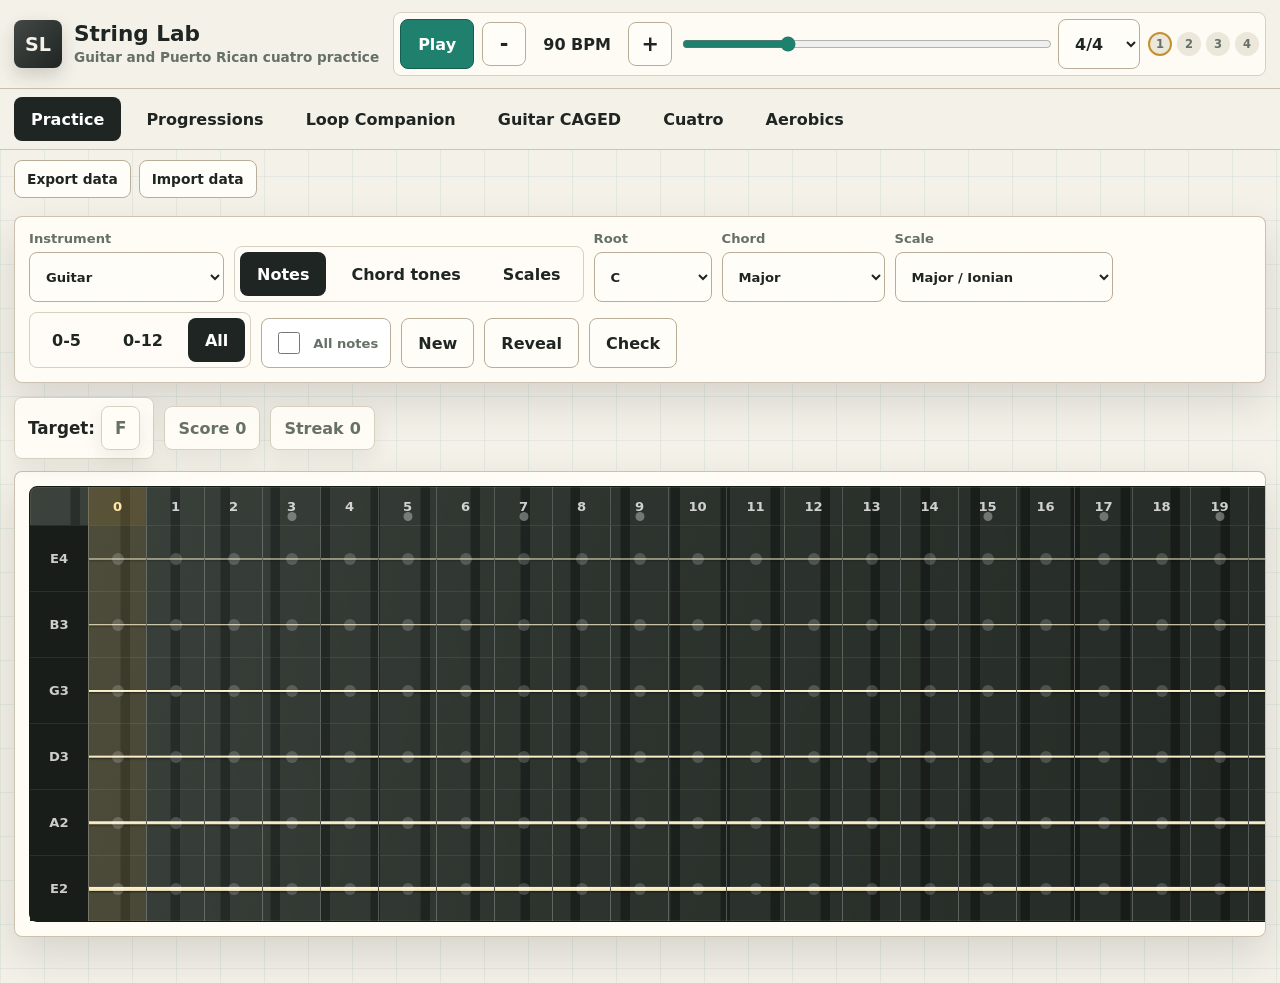
<file: index.html>
<!doctype html>
<html lang="en">
<head>
  <meta charset="utf-8">
  <meta name="viewport" content="width=device-width, initial-scale=1, viewport-fit=cover">
  <meta name="description" content="Guitar, cuatro, harmony, fretboard, and loop-pedal practice lab.">
  <meta name="theme-color" content="#111827">
  <meta name="apple-mobile-web-app-capable" content="yes">
  <meta name="apple-mobile-web-app-title" content="String Lab">
  <meta name="apple-mobile-web-app-status-bar-style" content="black-translucent">
  <title>String Lab</title>
  <link rel="manifest" href="./manifest.webmanifest">
  <link rel="icon" href="./icon.svg" type="image/svg+xml">
  <link rel="apple-touch-icon" href="./icon-180.png">
  <link rel="apple-touch-icon" sizes="180x180" href="./icon-180.png">
  <link rel="stylesheet" href="./styles.css">
</head>
<body>
  <header class="app-header">
    <div class="brand">
      <span class="brand-mark">SL</span>
      <div>
        <h1>String Lab</h1>
        <p>Guitar and Puerto Rican cuatro practice</p>
      </div>
    </div>
    <div class="metronome" aria-label="Metronome">
      <button id="metroToggle" class="icon-button" type="button" aria-label="Start metronome">Play</button>
      <button id="metroMinus" class="stepper" type="button" aria-label="Decrease BPM">-</button>
      <strong><span id="metroBpm">90</span> BPM</strong>
      <button id="metroPlus" class="stepper" type="button" aria-label="Increase BPM">+</button>
      <input id="metroSlider" type="range" min="40" max="220" value="90" aria-label="BPM">
      <select id="metroSignature" aria-label="Time signature">
        <option value="4">4/4</option>
        <option value="3">3/4</option>
        <option value="6">6/8</option>
      </select>
      <div id="metroDots" class="beat-dots" aria-hidden="true"></div>
    </div>
  </header>

  <nav class="tabbar" role="tablist" aria-label="Main sections">
    <button class="is-active" data-tab="practice" type="button">Practice</button>
    <button data-tab="progressions" type="button">Progressions</button>
    <button data-tab="loop-companion" type="button">Loop Companion</button>
    <button data-tab="caged" type="button">Guitar CAGED</button>
    <button data-tab="cuatro" type="button">Cuatro</button>
    <button data-tab="aerobics" type="button">Aerobics</button>
  </nav>

  <section class="utility-strip" aria-label="App status and data tools">
    <span id="networkStatus" class="network-status" role="status">Offline mode</span>
    <div class="data-actions">
      <button id="exportData" type="button">Export data</button>
      <button id="importData" type="button">Import data</button>
      <input id="importDataFile" type="file" accept="application/json" hidden>
    </div>
  </section>

  <main>
    <section id="practice" class="workspace is-active">
      <div class="control-strip">
        <label>Instrument<select id="practiceInstrument"></select></label>
        <div class="segmented">
          <button class="is-active" data-practice-mode="notes" type="button">Notes</button>
          <button data-practice-mode="chords" type="button">Chord tones</button>
          <button data-practice-mode="scales" type="button">Scales</button>
        </div>
        <label>Root<select id="practiceRoot"></select></label>
        <label>Chord<select id="practiceChord"></select></label>
        <label>Scale<select id="practiceScale"></select></label>
        <div class="segmented range-control" aria-label="Practice fret range">
          <button data-practice-frets="5" type="button">0-5</button>
          <button data-practice-frets="12" type="button">0-12</button>
          <button class="is-active" data-practice-frets="all" type="button">All</button>
        </div>
        <label class="toggle"><input id="practiceShowAllNotes" type="checkbox"><span>All notes</span></label>
        <button id="practiceNew" type="button">New</button>
        <button id="practiceReveal" type="button">Reveal</button>
        <button id="practiceCheck" type="button">Check</button>
      </div>
      <div class="status-row">
        <strong>Target: <span id="practiceTarget"></span></strong>
        <span>Score <b id="practiceScore">0</b></span>
        <span>Streak <b id="practiceStreak">0</b></span>
      </div>
      <div id="practiceBoard" class="fretboard-wrap"></div>
      <div id="practiceVoicings" class="below-board-grid"></div>
    </section>

    <section id="progressions" class="workspace">
      <div class="control-strip">
        <label>Instrument<select id="loopInstrument"></select></label>
        <label>Genre<select id="progressionGenre"></select></label>
        <label>Key<select id="progressionKey"></select></label>
        <label>Progression<select id="progressionSelect"></select></label>
        <label>Difficulty<select id="loopDifficulty"></select></label>
        <button id="progressionPlay" type="button">Play progression</button>
        <button id="progressionStop" type="button">Stop</button>
      </div>
      <textarea id="customProgression" rows="2" placeholder="Custom chords: Cmaj7 Dm7 G7 Cmaj7"></textarea>
      <div class="practice-layout">
        <section class="practice-panel">
          <h2 id="progressionTitle">Progression</h2>
          <p id="progressionRoman" class="roman-line"></p>
          <p id="progressionPlaybackStatus" class="roman-line"></p>
          <div id="progressionChords" class="progression-strip"></div>
          <div id="scaleSuggestions" class="suggestion-grid"></div>
        </section>
      </div>
      <div id="progressionVoicingGroups" class="below-board-grid"></div>
    </section>

    <section id="loop-companion" class="workspace">
      <div class="control-strip">
        <label>Instrument<select id="loopCompInstrument"></select></label>
        <label>Genre<select id="loopCompGenre"></select></label>
        <label>Key<select id="loopCompKey"></select></label>
        <label>Difficulty<select id="loopCompDifficulty"></select></label>
        <label>Scale focus<select id="loopCompScale"></select></label>
        <label>Bars<select id="loopCompBars"></select></label>
        <label>Tempo<input id="loopCompTempo" type="number" min="40" max="220" value="90"></label>
        <button id="loopTempoMinus" class="stepper" type="button" aria-label="Decrease loop tempo">-</button>
        <button id="loopTempoPlus" class="stepper" type="button" aria-label="Increase loop tempo">+</button>
        <button id="loopTapTempo" type="button">Tap tempo</button>
      </div>
      <div class="control-strip">
        <div class="segmented range-control" aria-label="Loop Companion fret range">
          <button data-loop-frets="5" type="button">0-5</button>
          <button class="is-active" data-loop-frets="12" type="button">0-12</button>
          <button data-loop-frets="all" type="button">All</button>
        </div>
        <label class="toggle"><input id="loopShowAllNotes" type="checkbox"><span>All notes</span></label>
        <label>Subdivision<select id="loopCompSubdivision"></select></label>
        <button id="loopMetroToggle" class="icon-button" type="button" aria-label="Start Loop Companion click">Start click</button>
        <div id="loopBeatDots" class="beat-dots" aria-hidden="true"></div>
      </div>
      <div class="loop-actions">
        <button id="loopGenerate" type="button">Generate Plan</button>
        <button id="loopRegenProgression" type="button">Regenerate Progression</button>
        <button id="loopRegenRhythm" type="button">Regenerate Rhythm</button>
        <button id="loopRegenLead" type="button">Regenerate Lead Exercise</button>
        <button id="loopSave" type="button">Save Plan</button>
        <button id="loopPlayProgression" type="button">Play MIDI</button>
        <button id="loopStopProgression" type="button">Stop MIDI</button>
        <button id="loopExportCard" type="button">Export Card</button>
        <button id="loopExportJson" type="button">Export JSON</button>
        <button id="loopExportMidi" type="button">Export MIDI</button>
      </div>
      <div class="status-row">
        <strong id="loopPlanTitle">Loop Companion</strong>
        <span id="loopPlanMeta"></span>
        <span id="loopSaveStatus"></span>
        <span id="loopPlaybackStatus"></span>
      </div>
      <div class="loop-grid">
        <section class="practice-panel loop-plan-panel">
          <h2>Progression</h2>
          <div id="loopProgressionCards" class="progression-strip"></div>
          <div class="loop-scale-card">
            <strong id="loopSuggestedScale"></strong>
            <span id="loopScaleHint"></span>
          </div>
          <h2>Target notes</h2>
          <div id="loopTargets" class="target-grid"></div>
        </section>
        <section class="practice-panel">
          <h2>Comping</h2>
          <div id="loopCompingPattern" class="pattern-card"></div>
          <h2>Lead exercise</h2>
          <div id="loopLeadExercise" class="lead-card"></div>
        </section>
      </div>
      <div id="loopFretboard" class="fretboard-wrap"></div>
      <div class="loop-grid loop-secondary">
        <section class="practice-panel">
          <h2>Saved plans</h2>
          <div id="loopSavedPlans" class="saved-plan-list"></div>
        </section>
        <section class="practice-panel">
          <h2>JSON preview</h2>
          <pre id="loopPlanJsonPreview" class="json-preview"></pre>
        </section>
      </div>
    </section>

    <section id="caged" class="workspace">
      <div class="control-strip">
        <label>Root<select id="cagedRoot"></select></label>
        <label>Shape<select id="cagedShape"></select></label>
        <label>Mode<select id="cagedMode"></select></label>
        <label>Scale<select id="cagedScale"></select></label>
        <div class="segmented range-control" aria-label="CAGED fret range">
          <button data-caged-frets="5" type="button">0-5</button>
          <button data-caged-frets="12" type="button">0-12</button>
          <button class="is-active" data-caged-frets="all" type="button">All</button>
        </div>
        <label class="toggle"><input id="cagedShowAllNotes" type="checkbox"><span>All notes</span></label>
      </div>
      <div class="status-row">
        <strong id="cagedTitle"></strong>
        <span id="cagedRangeLabel">Frets 0-24</span>
      </div>
      <div id="cagedBoard" class="fretboard-wrap"></div>
      <div id="cagedPositions" class="position-grid"></div>
      <h2>Open chords</h2>
      <div id="cagedOpenChords" class="diagram-grid"></div>
    </section>

    <section id="cuatro" class="workspace">
      <div class="control-strip">
        <label>Root<select id="cuatroRoot"></select></label>
        <label>Chord<select id="cuatroChord"></select></label>
        <label>Scale<select id="cuatroScale"></select></label>
        <label>Inversion<select id="cuatroInversion"></select></label>
        <div class="segmented range-control" aria-label="Cuatro fret range">
          <button data-cuatro-frets="5" type="button">0-5</button>
          <button data-cuatro-frets="12" type="button">0-12</button>
          <button class="is-active" data-cuatro-frets="all" type="button">All</button>
        </div>
        <label class="toggle"><input id="cuatroShowAllNotes" type="checkbox"><span>All notes</span></label>
      </div>
      <div class="status-row">
        <strong id="cuatroChordName"></strong>
        <span id="cuatroFormula"></span>
        <span id="cuatroTones"></span>
      </div>
      <p id="cuatroCourseInfo" class="roman-line"></p>
      <div id="cuatroBoard" class="fretboard-wrap"></div>
      <div class="two-column">
        <section>
          <h2>Voicings</h2>
          <div id="cuatroVoicings" class="below-board-grid"></div>
        </section>
        <section class="translate-panel">
          <h2>Translate guitar chord to cuatro</h2>
          <label class="wide-label">Guitar chord<input id="translateChord" value="G7"></label>
          <div id="translateResults" class="voicing-card-grid"></div>
        </section>
      </div>
    </section>

    <section id="aerobics" class="workspace">
      <div class="control-strip">
        <label>Instrument<select id="aerobicsInstrument">
          <option value="all">Guitar + Cuatro</option>
          <option value="guitar">Guitar</option>
          <option value="cuatro">Cuatro</option>
        </select></label>
        <button id="aerobicsRandom" type="button">Random exercise</button>
        <button id="workout10" type="button">10 min</button>
        <button id="workout20" type="button">20 min</button>
        <button id="workout30" type="button">30 min</button>
        <button id="markComplete" type="button">Mark complete</button>
      </div>
      <div class="status-row">
        <strong>Technique aerobics</strong>
        <span id="aerobicsProgress"></span>
      </div>
      <div class="aerobics-stack">
        <section id="aerobicExercise" class="exercise-card"></section>
        <aside id="dailyWorkout" class="daily-card"></aside>
      </div>
    </section>
  </main>

  <script src="./app.js"></script>
</body>
</html>
</file>
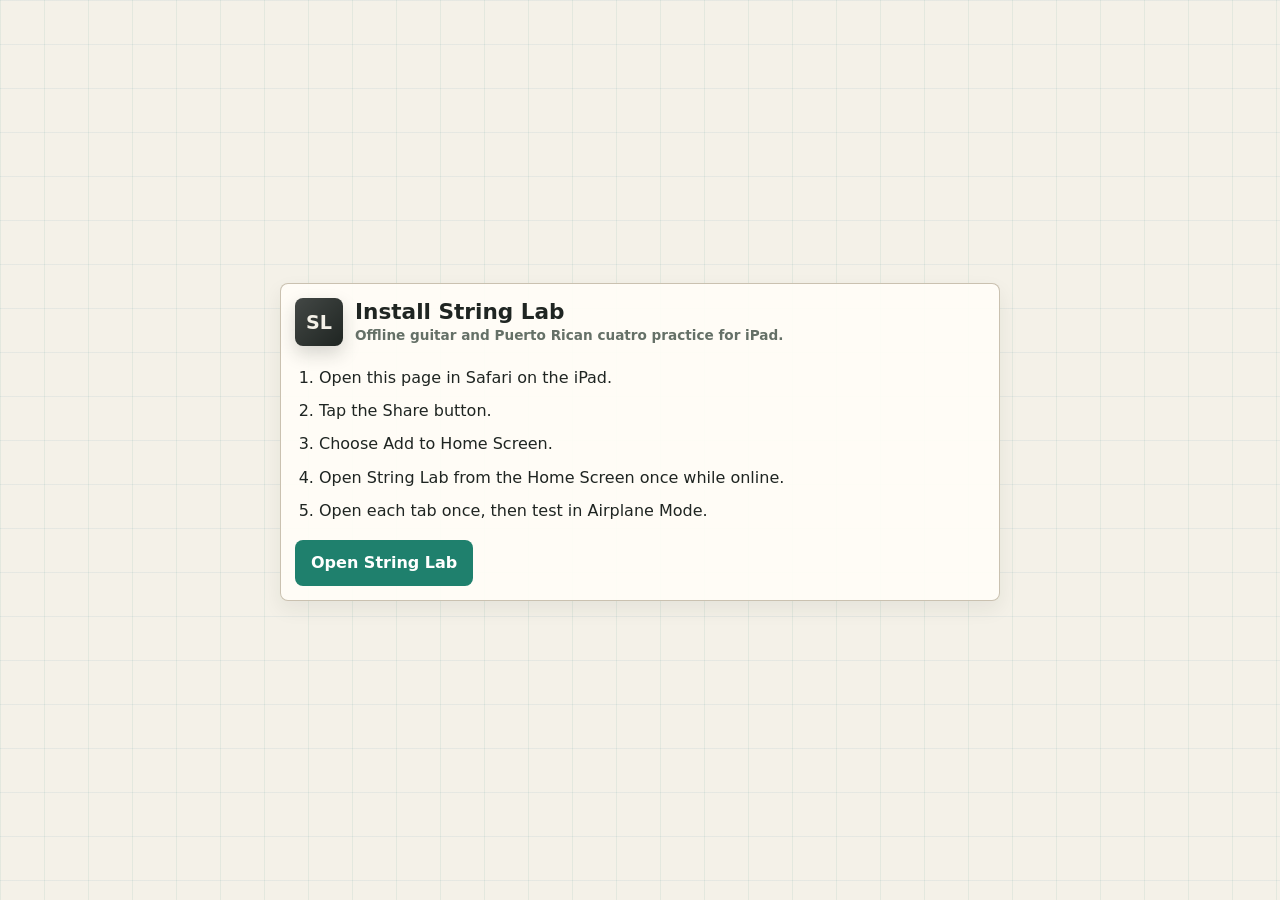
<file: install-ipad.html>
<!doctype html>
<html lang="en">
<head>
  <meta charset="utf-8">
  <meta name="viewport" content="width=device-width, initial-scale=1">
  <meta name="theme-color" content="#111827">
  <meta name="apple-mobile-web-app-capable" content="yes">
  <meta name="apple-mobile-web-app-title" content="String Lab">
  <meta name="apple-mobile-web-app-status-bar-style" content="black-translucent">
  <title>Install String Lab on iPad</title>
  <link rel="manifest" href="./manifest.webmanifest">
  <link rel="icon" href="./icon.svg" type="image/svg+xml">
  <link rel="apple-touch-icon" href="./icon-180.png">
  <link rel="stylesheet" href="./styles.css">
</head>
<body>
  <main class="install-page">
    <section class="practice-panel">
      <div class="brand install-brand">
        <span class="brand-mark">SL</span>
        <div>
          <h1>Install String Lab</h1>
          <p>Offline guitar and Puerto Rican cuatro practice for iPad.</p>
        </div>
      </div>
      <ol class="install-steps">
        <li>Open this page in Safari on the iPad.</li>
        <li>Tap the Share button.</li>
        <li>Choose Add to Home Screen.</li>
        <li>Open String Lab from the Home Screen once while online.</li>
        <li>Open each tab once, then test in Airplane Mode.</li>
      </ol>
      <p><a class="launch-link" href="./index.html">Open String Lab</a></p>
    </section>
  </main>
  <script>
    if ("serviceWorker" in navigator) {
      window.addEventListener("load", function () {
        navigator.serviceWorker.register("./service-worker.js");
      });
    }
  </script>
</body>
</html>
</file>
<file: styles.css>
:root {
  --paper: #f4f1e8;
  --panel: #fffdf7;
  --panel-soft: #ebe7db;
  --ink: #1f2522;
  --muted: #657067;
  --line: #d7d0c0;
  --line-strong: #b9ad99;
  --fretboard: #2d342e;
  --fretboard-dark: #1b211d;
  --string: #f1e2b8;
  --teal: #1f806d;
  --teal-dark: #155f50;
  --blue: #216f8f;
  --sky: #88c8ea;
  --coral: #bf4d56;
  --gold: #c4912f;
  --plum: #6a506d;
  --shadow: 0 18px 42px rgb(31 37 34 / 14%);
  --radius: 8px;
  --cell: 58px;
  --row: 66px;
  --label: 58px;
  --control: 50px;
  color: var(--ink);
  background: var(--paper);
  font-family: Inter, ui-sans-serif, system-ui, -apple-system, BlinkMacSystemFont, "Segoe UI", sans-serif;
}

* {
  box-sizing: border-box;
}

html {
  min-height: 100%;
  -webkit-text-size-adjust: 100%;
}

body {
  min-height: 100dvh;
  margin: 0;
  padding: env(safe-area-inset-top) 0 env(safe-area-inset-bottom);
  overflow-x: hidden;
  background:
    linear-gradient(90deg, rgb(31 128 109 / 8%) 0 1px, transparent 1px 100%),
    linear-gradient(180deg, rgb(33 111 143 / 7%) 0 1px, transparent 1px 100%),
    var(--paper);
  background-size: 44px 44px;
}

button,
select,
input,
textarea {
  font: inherit;
}

button,
select,
textarea,
input:not([type]),
input[type="text"],
input[type="number"] {
  border: 1px solid var(--line-strong);
  border-radius: var(--radius);
  background: var(--panel);
  color: var(--ink);
}

button {
  min-height: var(--control);
  padding: 0 16px;
  cursor: pointer;
  font-weight: 800;
  touch-action: manipulation;
  transition: border-color 120ms ease, background 120ms ease, color 120ms ease, transform 120ms ease;
  -webkit-tap-highlight-color: transparent;
}

@media (hover: hover) {
  button:hover {
    border-color: var(--teal);
    transform: translateY(-1px);
  }
}

button:active {
  transform: scale(0.98);
}

button:focus-visible,
select:focus-visible,
input:focus-visible,
textarea:focus-visible {
  outline: 3px solid rgb(31 128 109 / 25%);
  outline-offset: 2px;
}

select {
  width: 100%;
  min-height: var(--control);
  padding: 0 12px;
  font-weight: 750;
}

input[type="number"] {
  width: 100%;
  min-height: var(--control);
  padding: 0 12px;
  font-weight: 800;
}

textarea {
  width: 100%;
  min-height: 64px;
  padding: 12px;
  resize: vertical;
}

h1,
h2,
h3,
p {
  margin: 0;
}

h2 {
  margin: 18px 0 10px;
  font-size: 1.08rem;
}

.app-header {
  position: sticky;
  top: env(safe-area-inset-top);
  z-index: 20;
  display: grid;
  grid-template-columns: auto minmax(360px, 1fr);
  align-items: center;
  gap: 14px;
  padding: 12px max(14px, calc((100vw - 1540px) / 2 + 14px));
  border-bottom: 1px solid rgb(185 173 153 / 75%);
  background: rgb(244 241 232 / 94%);
  backdrop-filter: blur(18px);
  -webkit-backdrop-filter: blur(18px);
}

.brand {
  display: flex;
  align-items: center;
  gap: 12px;
  min-width: 0;
}

.brand h1 {
  font-size: 1.35rem;
  line-height: 1;
}

.brand p {
  margin-top: 4px;
  color: var(--muted);
  font-size: .85rem;
  font-weight: 800;
}

.brand-mark {
  display: grid;
  width: 48px;
  height: 48px;
  place-items: center;
  border-radius: var(--radius);
  background:
    linear-gradient(135deg, rgb(255 255 255 / 16%), transparent),
    var(--ink);
  color: var(--paper);
  font-size: 1.2rem;
  font-weight: 900;
  box-shadow: 0 8px 18px rgb(31 37 34 / 18%);
}

.metronome {
  display: grid;
  grid-template-columns: auto 44px auto 44px minmax(96px, 1fr) minmax(82px, auto) auto;
  align-items: center;
  gap: 8px;
  min-width: 0;
  padding: 6px;
  border: 1px solid var(--line);
  border-radius: var(--radius);
  background: rgb(255 253 247 / 88%);
}

.metronome .icon-button {
  min-width: 74px;
  border-color: var(--teal-dark);
  background: var(--teal);
  color: white;
}

.metronome .icon-button[aria-pressed="true"] {
  background: var(--ink);
}

.metronome strong {
  min-width: 86px;
  text-align: center;
}

.stepper {
  min-width: 44px;
  min-height: 44px;
  padding: 0;
  font-size: 1.3rem;
}

#metroSlider {
  width: 100%;
  min-width: 0;
  accent-color: var(--teal);
}

#metroSignature {
  min-width: 82px;
}

.beat-dots {
  display: flex;
  align-items: center;
  gap: 5px;
  min-width: 84px;
}

.metro-dot {
  display: grid;
  width: 24px;
  height: 24px;
  place-items: center;
  border-radius: 50%;
  background: var(--panel-soft);
  color: var(--muted);
  font-size: .72rem;
  font-weight: 900;
}

.metro-dot.is-accent {
  border: 2px solid var(--gold);
}

.metro-dot.is-active {
  background: var(--ink);
  color: white;
}

.tabbar {
  position: sticky;
  top: 73px;
  z-index: 18;
  display: flex;
  gap: 8px;
  align-items: center;
  padding: 8px max(14px, calc((100vw - 1540px) / 2 + 14px));
  border-bottom: 1px solid rgb(185 173 153 / 65%);
  background: rgb(244 241 232 / 92%);
  overflow-x: auto;
  -webkit-overflow-scrolling: touch;
}

.utility-strip {
  display: flex;
  align-items: center;
  justify-content: space-between;
  gap: 10px;
  width: min(100% - 28px, 1540px);
  margin: 10px auto 0;
}

.network-status {
  display: none;
  min-height: 34px;
  padding: 6px 10px;
  align-items: center;
  border: 1px solid rgb(191 77 86 / 45%);
  border-radius: var(--radius);
  background: rgb(191 77 86 / 10%);
  color: var(--coral);
  font-weight: 900;
}

.network-status.is-offline {
  display: inline-flex;
}

.data-actions {
  display: flex;
  flex-wrap: wrap;
  gap: 8px;
  justify-content: flex-end;
}

.data-actions button {
  min-height: 38px;
  padding: 0 12px;
  font-size: .86rem;
}

.tabbar button,
.segmented button {
  min-height: 44px;
  padding: 0 16px;
  border-color: transparent;
  background: transparent;
  white-space: nowrap;
}

.tabbar button.is-active,
.segmented button.is-active {
  background: var(--ink);
  color: white;
}

main {
  width: min(1540px, calc(100% - 28px));
  margin: 0 auto;
  padding: 18px 0 34px;
}

.workspace {
  display: none;
}

.workspace.is-active {
  display: block;
}

.control-strip {
  display: flex;
  flex-wrap: wrap;
  gap: 10px;
  align-items: end;
  margin-bottom: 14px;
  padding: 14px;
  border: 1px solid rgb(185 173 153 / 75%);
  border-radius: var(--radius);
  background: rgb(255 253 247 / 93%);
  box-shadow: var(--shadow);
}

label,
.wide-label {
  display: grid;
  gap: 6px;
  min-width: 118px;
  color: var(--muted);
  font-size: .82rem;
  font-weight: 900;
}

.wide-label input {
  min-height: var(--control);
  padding: 0 12px;
}

.toggle {
  display: inline-flex;
  align-items: center;
  gap: 10px;
  min-height: var(--control);
  padding: 0 12px;
  border: 1px solid var(--line-strong);
  border-radius: var(--radius);
  background: white;
  color: var(--muted);
  font-weight: 900;
  touch-action: manipulation;
}

.toggle input {
  width: 22px;
  height: 22px;
  accent-color: var(--teal);
}

.segmented {
  display: flex;
  gap: 8px;
  flex-wrap: wrap;
  padding: 5px;
  border: 1px solid var(--line);
  border-radius: var(--radius);
  background: rgb(255 253 247 / 86%);
}

.status-row {
  display: flex;
  flex-wrap: wrap;
  gap: 10px;
  align-items: center;
  margin-bottom: 12px;
}

.status-row strong,
.status-row span {
  min-height: 44px;
  display: inline-flex;
  align-items: center;
  gap: 6px;
  padding: 8px 13px;
  border: 1px solid var(--line);
  border-radius: var(--radius);
  background: rgb(255 253 247 / 92%);
  box-shadow: 0 8px 20px rgb(31 37 34 / 7%);
}

.status-row strong {
  color: var(--ink);
  font-size: 1.05rem;
}

.status-row span {
  color: var(--muted);
  font-weight: 900;
}

.roman-line {
  margin: 8px 0 12px;
  color: var(--muted);
  font-weight: 800;
}

.fretboard-wrap {
  display: grid;
  gap: 14px;
  min-width: 0;
  overflow-x: auto;
  overflow-y: hidden;
  padding: 14px;
  border: 1px solid rgb(185 173 153 / 75%);
  border-radius: var(--radius);
  background: rgb(255 253 247 / 93%);
  box-shadow: var(--shadow);
  -webkit-overflow-scrolling: touch;
  overscroll-behavior-x: contain;
}

.fretboard-section {
  min-width: 0;
  overflow-x: auto;
  -webkit-overflow-scrolling: touch;
  overscroll-behavior-x: contain;
}

.fretboard-section-label {
  display: inline-grid;
  min-height: 30px;
  margin-bottom: 8px;
  padding: 0 10px;
  place-items: center;
  border: 1px solid var(--line);
  border-radius: var(--radius);
  background: var(--panel-soft);
  color: var(--muted);
  font-size: .8rem;
  font-weight: 900;
}

.fretboard-grid {
  display: grid;
  grid-template-columns: var(--label) repeat(var(--fret-count), var(--cell));
  width: max-content;
  min-width: 100%;
  border: 1px solid #171b18;
  border-radius: var(--radius);
  background:
    linear-gradient(100deg, rgb(255 255 255 / 7%), transparent 38%, rgb(0 0 0 / 26%)),
    repeating-linear-gradient(90deg, var(--fretboard), var(--fretboard) 40px, var(--fretboard-dark) 41px, var(--fretboard-dark) 50px);
  box-shadow: inset 0 0 0 1px rgb(255 255 255 / 8%);
}

.fret-label,
.string-label,
.corner-cell {
  min-height: 38px;
  display: grid;
  place-items: center;
  color: rgb(255 255 255 / 78%);
  font-size: .82rem;
  font-weight: 900;
}

.fret-label {
  position: relative;
  border-left: 1px solid rgb(255 255 255 / 18%);
}

.fret-label.open-fret {
  color: #ffe7a7;
  background: rgb(196 145 47 / 22%);
}

.fret-label.marker::after {
  content: "";
  position: absolute;
  bottom: 4px;
  left: 50%;
  width: 9px;
  height: 9px;
  border-radius: 50%;
  background: rgb(255 255 255 / 34%);
  transform: translateX(-50%);
}

.fret-label.double-marker::after {
  box-shadow: -8px 0 0 rgb(255 255 255 / 34%), 8px 0 0 rgb(255 255 255 / 34%);
  background: transparent;
}

.string-label {
  position: sticky;
  left: 0;
  z-index: 2;
  min-height: var(--row);
  background: rgb(25 29 26 / 98%);
  border-top: 1px solid rgb(255 255 255 / 8%);
}

.note-cell {
  position: relative;
  display: grid;
  place-items: center;
  min-width: var(--cell);
  height: var(--row);
  padding: 0;
  border: 0;
  border-left: 1px solid rgb(255 255 255 / 24%);
  border-top: 1px solid rgb(255 255 255 / 8%);
  border-radius: 0;
  background: transparent;
  color: white;
  font-weight: 900;
  touch-action: manipulation;
}

.note-cell.open-fret {
  background: rgb(196 145 47 / 13%);
}

.note-cell::before {
  content: "";
  position: absolute;
  top: 50%;
  left: 0;
  right: 0;
  height: var(--string-size, 2px);
  background: linear-gradient(180deg, #fff5d1, var(--string));
  box-shadow: 0 1px 2px rgb(0 0 0 / 52%);
  transform: translateY(-50%);
}

.note-cell::after {
  content: attr(data-label);
  position: relative;
  z-index: 1;
  display: grid;
  min-width: 38px;
  height: 38px;
  place-items: center;
  border-radius: 50%;
  background: rgb(244 241 232 / 13%);
  color: rgb(255 255 255 / 90%);
  box-shadow: 0 3px 9px rgb(0 0 0 / 18%);
}

.note-cell.empty::after {
  width: 12px;
  min-width: 12px;
  height: 12px;
  background: rgb(255 255 255 / 18%);
  color: transparent;
  box-shadow: none;
}

@media (hover: hover) {
  .note-cell:hover {
    background: rgb(255 255 255 / 8%);
    transform: none;
  }
}

.note-cell.chord-tone::after {
  background: var(--sky);
  color: #082334;
}

.note-cell.chord-root::after,
.note-cell.scale-root::after {
  background: var(--gold);
  color: #1f1604;
}

.note-cell.scale-tone::after {
  background: var(--teal);
  color: white;
}

.note-cell.selected::after,
.note-cell.loaded-shape::after {
  background: var(--blue);
  color: white;
  outline: 4px solid rgb(136 200 234 / 42%);
}

.note-cell.caged-shape::after {
  outline: 4px solid rgb(255 253 247 / 72%);
  box-shadow: 0 0 0 7px rgb(196 145 47 / 32%), 0 3px 9px rgb(0 0 0 / 24%);
}

.note-cell.caged-shape.chord-root::after,
.note-cell.caged-shape.scale-root::after {
  background: var(--gold);
  color: #1f1604;
}

.note-cell.muted:not(.chord-tone):not(.chord-root):not(.scale-tone):not(.scale-root):not(.caged-shape) {
  opacity: .38;
}

.practice-layout,
.two-column {
  display: grid;
  grid-template-columns: minmax(0, 1fr) minmax(280px, 380px);
  gap: 14px;
  align-items: start;
}

#progressions .practice-layout {
  grid-template-columns: 1fr;
}

#progressions .below-board-grid {
  grid-template-columns: 1fr;
}

#progressions .diagram-grid {
  grid-template-columns: repeat(auto-fit, minmax(150px, 1fr));
}

.loop-card {
  margin-top: 12px;
}

.translate-panel {
  display: grid;
  gap: 10px;
  align-self: start;
}

.translate-panel h2 {
  margin-bottom: 0;
}

.translate-panel .voicing-card-grid {
  grid-template-columns: repeat(auto-fit, minmax(220px, 1fr));
}

.aerobics-stack {
  display: grid;
  gap: 14px;
}

.below-board-grid,
.suggestion-grid,
.diagram-grid,
.voicing-card-grid,
.position-grid,
.progression-strip {
  display: grid;
  gap: 10px;
}

.below-board-grid,
.diagram-grid,
.voicing-card-grid {
  grid-template-columns: repeat(auto-fit, minmax(190px, 1fr));
  margin-top: 12px;
}

.position-grid {
  grid-template-columns: repeat(auto-fit, minmax(180px, 1fr));
  margin-top: 12px;
}

.progression-strip {
  grid-template-columns: repeat(auto-fit, minmax(110px, 1fr));
  margin: 12px 0;
}

.progression-chord,
.suggestion-card,
.practice-card,
.practice-panel,
.voicing-group,
.diagram-card,
.voicing-card,
.exercise-card,
.daily-card,
.workout-item,
.mini-section,
.caged-card {
  border: 1px solid rgb(185 173 153 / 75%);
  border-radius: var(--radius);
  background: rgb(255 253 247 / 93%);
  box-shadow: 0 8px 20px rgb(31 37 34 / 7%);
}

.progression-chord {
  min-height: 72px;
  padding: 12px;
  display: grid;
  place-items: center;
  text-align: center;
}

.progression-chord strong {
  font-size: 1.2rem;
}

.progression-chord span {
  color: var(--muted);
  font-weight: 900;
}

.suggestion-grid {
  grid-template-columns: repeat(auto-fit, minmax(230px, 1fr));
}

.suggestion-card,
.practice-card,
.practice-panel,
.exercise-card,
.daily-card {
  padding: 14px;
}

.suggestion-card,
.practice-card {
  display: grid;
  gap: 4px;
}

.suggestion-card span,
.suggestion-card p,
.practice-card span,
.practice-card p,
.practice-card li {
  color: var(--muted);
  line-height: 1.35;
}

.suggestion-card {
  align-content: start;
  min-height: 94px;
}

.suggestion-card strong {
  font-size: 1.08rem;
}

.practice-card {
  border-left: 5px solid var(--gold);
}

.practice-card ol {
  margin: 0;
  padding-left: 20px;
}

.voicing-group,
.mini-section {
  padding: 12px;
}

.voicing-group-head {
  display: flex;
  justify-content: space-between;
  gap: 10px;
  margin-bottom: 10px;
  color: var(--muted);
}

.voicing-group-head strong {
  color: var(--ink);
}

.diagram-card,
.voicing-card {
  display: grid;
  gap: 8px;
  padding: 10px;
  justify-items: center;
}

button.voicing-card {
  width: 100%;
  min-height: 0;
  text-align: left;
}

.chord-diagram {
  display: inline-grid;
  grid-template-columns: 26px repeat(var(--diagram-strings), 28px);
  grid-auto-rows: 26px;
  align-items: center;
  justify-items: center;
}

.diagram-fret-label,
.diagram-open-marker {
  color: var(--muted);
  font-size: .72rem;
  font-weight: 900;
}

.diagram-cell {
  position: relative;
  width: 100%;
  height: 100%;
  border-top: 1px solid #9f9787;
  border-right: 1px solid #9f9787;
}

.diagram-cell.has-dot::after {
  content: attr(data-label);
  position: absolute;
  left: 50%;
  top: 50%;
  display: grid;
  width: 22px;
  height: 22px;
  place-items: center;
  border-radius: 50%;
  background: var(--teal);
  color: white;
  font-size: .63rem;
  font-weight: 900;
  transform: translate(-50%, -50%);
}

.voicing-frets,
.voicing-note-row {
  display: grid;
  grid-template-columns: repeat(var(--voicing-count), minmax(28px, 1fr));
  gap: 4px;
  width: 100%;
}

.voicing-frets span,
.voicing-note-row span {
  display: grid;
  min-height: 28px;
  place-items: center;
  border-radius: 6px;
  background: var(--panel-soft);
  font-weight: 900;
}

.voicing-note-row span {
  color: var(--muted);
  font-size: .75rem;
}

.voicing-card p,
.interval-row,
.hint,
.inline-note {
  color: var(--muted);
  font-size: .84rem;
  line-height: 1.35;
}

.inline-note {
  grid-column: 1 / -1;
  padding: 10px;
  border: 1px dashed var(--line);
  border-radius: var(--radius);
  background: #fff7df;
}

.caged-card {
  display: grid;
  gap: 7px;
  align-content: start;
  min-height: 114px;
  padding: 12px;
  text-align: left;
}

.caged-card.is-active {
  border-color: var(--gold);
  background:
    linear-gradient(135deg, rgb(196 145 47 / 22%), transparent 52%),
    var(--panel);
}

.caged-card-title {
  color: var(--ink);
  font-size: 1rem;
  font-weight: 900;
}

.caged-card-range {
  color: var(--muted);
  font-size: .78rem;
  font-weight: 900;
}

.caged-fret-row {
  display: grid;
  grid-template-columns: repeat(6, minmax(24px, 1fr));
  gap: 5px;
}

.caged-fret-row span {
  display: grid;
  min-height: 28px;
  place-items: center;
  border-radius: 6px;
  background: var(--panel-soft);
  color: var(--ink);
  font-weight: 900;
}

.caged-fret-row span.is-open {
  background: #f8df9a;
}

.exercise-head {
  display: grid;
  gap: 4px;
  margin-bottom: 8px;
}

.exercise-head strong {
  font-size: 1.1rem;
}

.exercise-head span {
  color: var(--muted);
  font-weight: 900;
}

.tab-block {
  overflow-x: auto;
  margin: 12px 0;
  padding: 12px;
  border: 1px solid #171b18;
  border-radius: var(--radius);
  background: var(--ink);
  color: #f8fafc;
  font: 750 .95rem ui-monospace, SFMono-Regular, Menlo, Consolas, monospace;
  line-height: 1.45;
}

.detail-grid {
  display: grid;
  grid-template-columns: repeat(auto-fit, minmax(180px, 1fr));
  gap: 8px;
}

.detail-grid span {
  display: grid;
  gap: 2px;
  padding: 8px;
  border-radius: var(--radius);
  background: var(--panel-soft);
  color: var(--muted);
}

.detail-grid b {
  color: var(--ink);
}

.daily-card {
  display: grid;
  grid-template-columns: repeat(auto-fit, minmax(330px, 1fr));
  gap: 10px;
}

.daily-card > strong {
  grid-column: 1 / -1;
}

.workout-item {
  display: grid;
  grid-template-columns: 32px minmax(0, 1fr);
  gap: 10px;
  align-items: start;
  overflow: hidden;
  padding: 10px;
  cursor: pointer;
}

.workout-item > span {
  display: grid;
  width: 32px;
  height: 32px;
  place-items: center;
  border-radius: 50%;
  background: var(--teal);
  color: white;
  font-weight: 900;
}

.workout-item .tab-block {
  max-width: 100%;
  min-width: 0;
  margin-top: 8px;
  margin-bottom: 0;
  font-size: .82rem;
}

.workout-content {
  min-width: 0;
  display: grid;
  gap: 8px;
}

.workout-content p {
  color: var(--muted);
  line-height: 1.35;
}

.workout-content .detail-grid {
  grid-template-columns: 1fr;
}

.loop-actions {
  display: flex;
  flex-wrap: wrap;
  gap: 8px;
  margin: 12px 0;
}

.loop-actions button {
  min-height: 44px;
}

.loop-grid {
  display: grid;
  grid-template-columns: minmax(0, 1.2fr) minmax(320px, .8fr);
  gap: 14px;
  align-items: start;
}

.loop-secondary {
  margin-top: 14px;
}

.loop-plan-panel {
  align-content: start;
}

.progression-chord.is-selected {
  border-color: var(--blue);
  background: rgb(136 200 234 / 22%);
  box-shadow: 0 0 0 3px rgb(33 111 143 / 15%);
}

.progression-chord.is-playing {
  border-color: var(--gold);
  background: rgb(196 145 47 / 20%);
  box-shadow: 0 0 0 3px rgb(196 145 47 / 22%);
}

.loop-scale-card,
.pattern-card,
.lead-card,
.target-row,
.saved-plan-row {
  display: grid;
  gap: 5px;
  padding: 10px;
  border: 1px solid rgb(185 173 153 / 70%);
  border-radius: var(--radius);
  background: rgb(255 253 247 / 82%);
}

.loop-scale-card span,
.pattern-card span,
.lead-card span,
.target-row span {
  color: var(--muted);
  line-height: 1.35;
}

.pattern-card code {
  display: block;
  padding: 8px;
  border-radius: var(--radius);
  background: var(--fretboard-dark);
  color: var(--string);
  font-weight: 900;
  letter-spacing: .08em;
}

.target-grid {
  display: grid;
  grid-template-columns: repeat(auto-fit, minmax(170px, 1fr));
  gap: 8px;
}

.lead-card ol {
  display: grid;
  gap: 5px;
  margin: 0;
  padding-left: 20px;
  color: var(--muted);
}

.saved-plan-list {
  display: grid;
  gap: 8px;
}

.saved-plan-row {
  grid-template-columns: minmax(0, 1fr) auto;
  align-items: center;
}

.saved-plan-row button {
  min-height: 40px;
}

.json-preview {
  max-height: 260px;
  overflow: auto;
  margin: 0;
  padding: 10px;
  border-radius: var(--radius);
  background: var(--fretboard-dark);
  color: var(--string);
  font-size: .78rem;
  white-space: pre-wrap;
}

.icon-button[aria-pressed="true"] {
  background: var(--ink);
  color: white;
}

.install-page {
  min-height: 100svh;
  display: grid;
  place-items: center;
}

.install-page .practice-panel {
  width: min(720px, 100%);
}

.install-brand {
  margin-bottom: 20px;
  color: var(--ink);
}

.install-steps {
  display: grid;
  gap: 10px;
  margin: 0;
  padding-left: 24px;
  line-height: 1.45;
}

.launch-link {
  display: inline-grid;
  min-height: 46px;
  margin-top: 18px;
  padding: 0 16px;
  place-items: center;
  border-radius: var(--radius);
  background: var(--teal);
  color: white;
  font-weight: 900;
  text-decoration: none;
}

@media (max-width: 980px) {
  .app-header {
    grid-template-columns: 1fr;
  }

  .metronome {
    grid-template-columns: auto 44px auto 44px minmax(96px, 1fr) auto;
  }

  .beat-dots {
    grid-column: 1 / -1;
  }

  .tabbar {
    top: 137px;
  }

  .practice-layout,
  .two-column,
  .loop-grid {
    grid-template-columns: 1fr;
  }
}

@media (max-width: 640px) {
  :root {
    --cell: 48px;
    --row: 58px;
    --label: 52px;
  }

  main {
    width: min(100% - 18px, 1540px);
  }

  .app-header,
  .tabbar {
    padding-left: 9px;
    padding-right: 9px;
  }

  .control-strip > label,
  .control-strip > button,
  .segmented {
    flex: 1 1 145px;
  }
}
</file>
